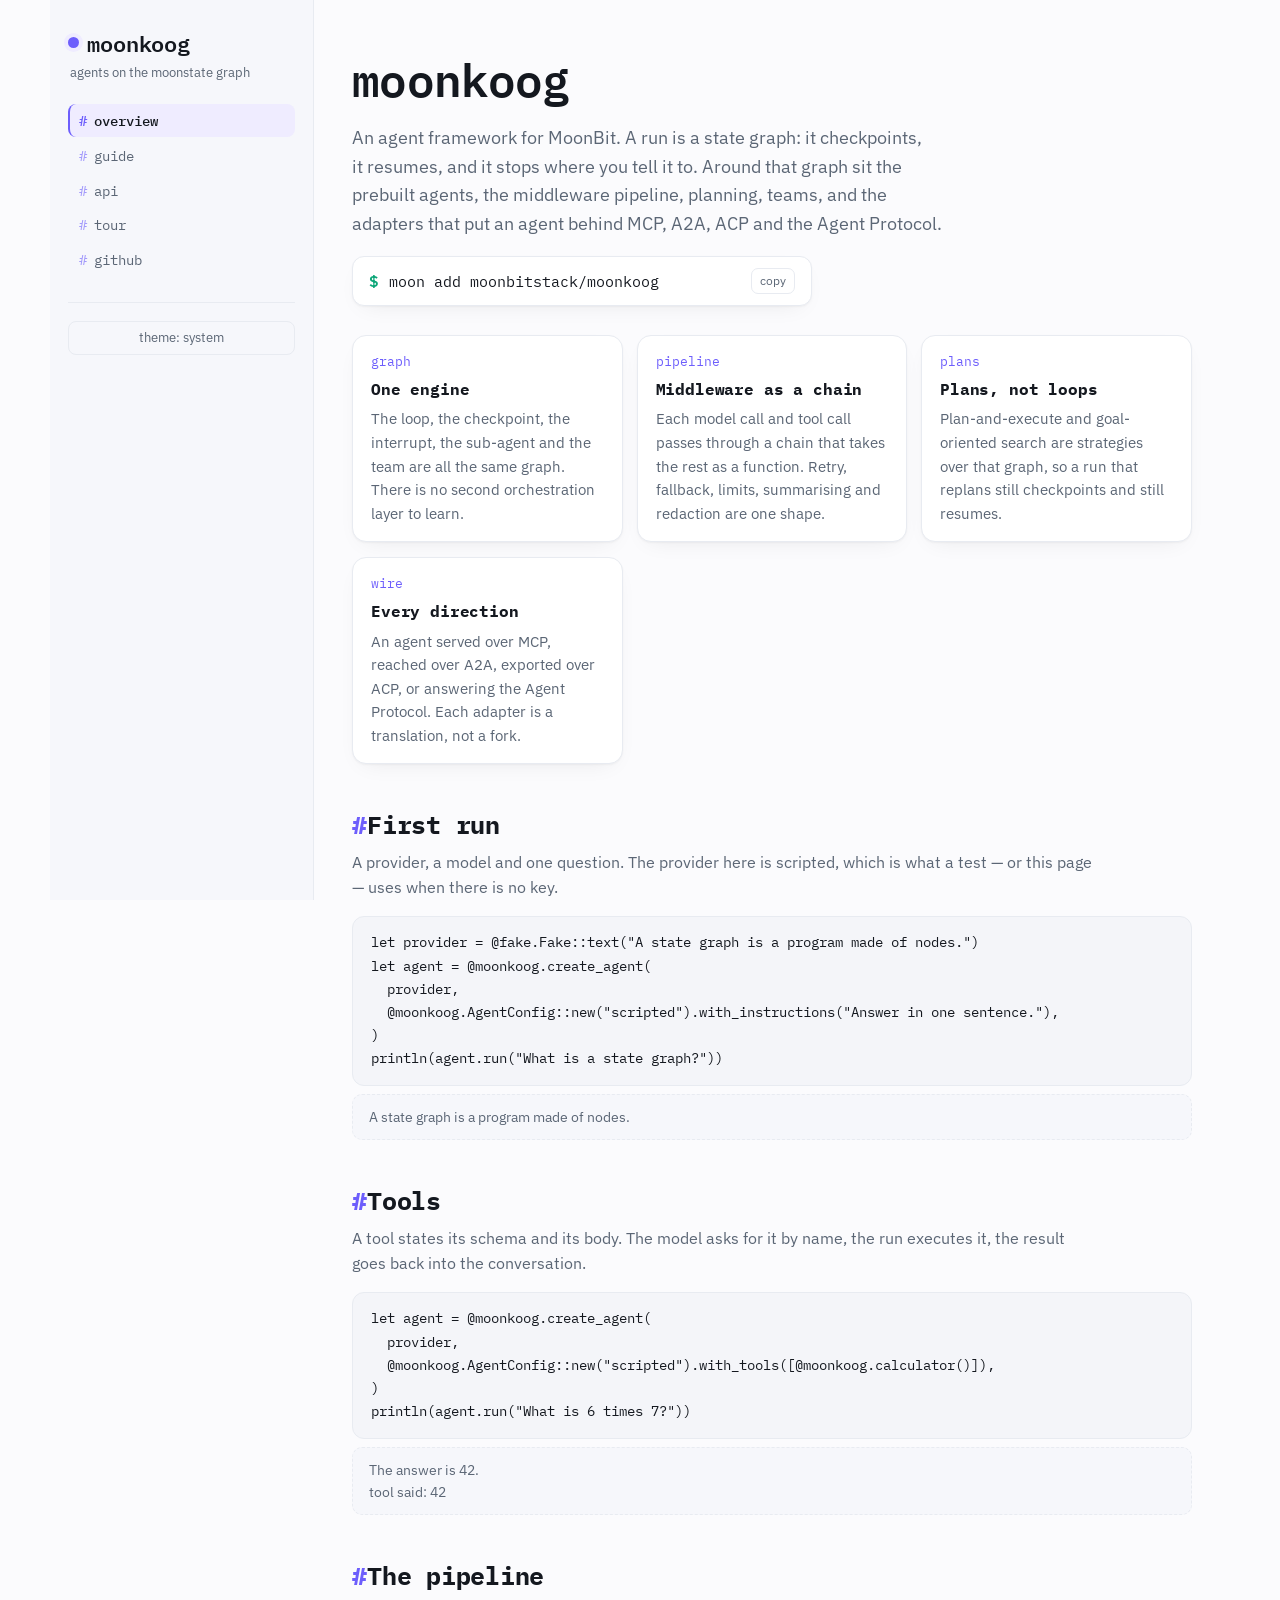
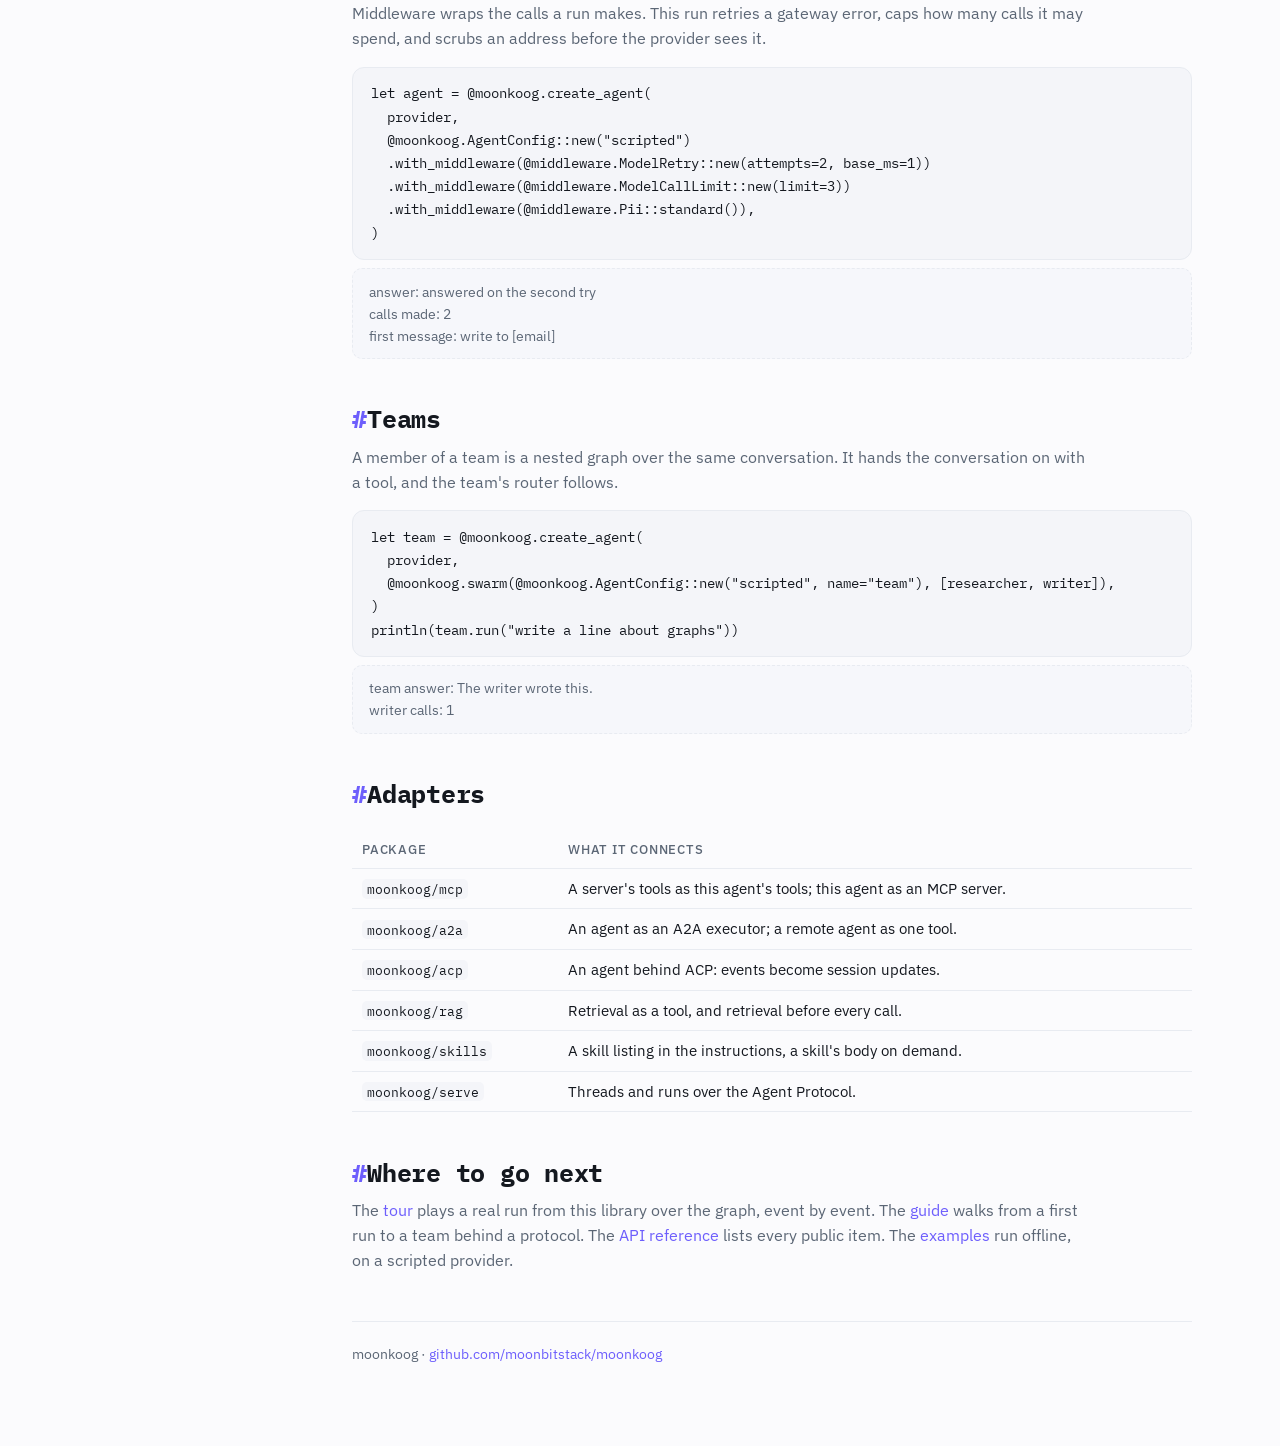
<file: docs/index.html>
<!doctype html>
<html lang="en">
<head>
<meta charset="utf-8">
<meta name="viewport" content="width=device-width,initial-scale=1">
<title>moonkoog — an agent framework for MoonBit</title>
<link rel="preconnect" href="https://fonts.googleapis.com">
<link rel="preconnect" href="https://fonts.gstatic.com" crossorigin>
<link href="https://fonts.googleapis.com/css2?family=IBM+Plex+Mono:wght@400;500;600&family=IBM+Plex+Sans:wght@400;500;600&display=swap" rel="stylesheet">
<link rel="stylesheet" href="style.css">
</head>
<body>
<div class="layout">
<aside class="sidebar">
  <a class="brand" href="index.html"><span class="dot"></span>moonkoog</a>
  <p class="brand-sub">agents on the moonstate graph</p>
  <nav class="side-nav">
    <a class="active" href="index.html"><span class="at">#</span>overview</a>
    <a href="guide.html"><span class="at">#</span>guide</a>
    <a href="api.html"><span class="at">#</span>api</a>
    <a href="tour.html"><span class="at">#</span>tour</a>
    <a href="https://github.com/moonbitstack/moonkoog"><span class="at">#</span>github</a>
  </nav>
  <div class="side-foot">
    <button class="theme-btn" id="theme">theme: system</button>
  </div>
</aside>
<main>
  <div class="hero">
    <h1>moonkoog</h1>
    <p class="tag">An agent framework for MoonBit. A run is a state graph: it checkpoints, it resumes, and it stops where you tell it to. Around that graph sit the prebuilt agents, the middleware pipeline, planning, teams, and the adapters that put an agent behind MCP, A2A, ACP and the Agent Protocol.</p>
  </div>

  <div class="install">
    <span class="prompt">$</span>
    <code>moon add moonbitstack/moonkoog</code>
    <button class="copy">copy</button>
  </div>

  <div class="cards">
    <div class="card">
      <span class="n">graph</span>
      <h3>One engine</h3>
      <p>The loop, the checkpoint, the interrupt, the sub-agent and the team are all the same graph. There is no second orchestration layer to learn.</p>
    </div>
    <div class="card">
      <span class="n">pipeline</span>
      <h3>Middleware as a chain</h3>
      <p>Each model call and tool call passes through a chain that takes the rest as a function. Retry, fallback, limits, summarising and redaction are one shape.</p>
    </div>
    <div class="card">
      <span class="n">plans</span>
      <h3>Plans, not loops</h3>
      <p>Plan-and-execute and goal-oriented search are strategies over that graph, so a run that replans still checkpoints and still resumes.</p>
    </div>
    <div class="card">
      <span class="n">wire</span>
      <h3>Every direction</h3>
      <p>An agent served over MCP, reached over A2A, exported over ACP, or answering the Agent Protocol. Each adapter is a translation, not a fork.</p>
    </div>
  </div>

  <h2 class="section" id="first"><span class="at">#</span>First run</h2>
  <p class="lede">A provider, a model and one question. The provider here is scripted, which is what a test — or this page — uses when there is no key.</p>
<pre class="excerpt"><code>let provider = @fake.Fake::text("A state graph is a program made of nodes.")
let agent = @moonkoog.create_agent(
  provider,
  @moonkoog.AgentConfig::new("scripted").with_instructions("Answer in one sentence."),
)
println(agent.run("What is a state graph?"))</code></pre>
  <div class="out">A state graph is a program made of nodes.</div>

  <h2 class="section" id="tools"><span class="at">#</span>Tools</h2>
  <p class="lede">A tool states its schema and its body. The model asks for it by name, the run executes it, the result goes back into the conversation.</p>
<pre class="excerpt"><code>let agent = @moonkoog.create_agent(
  provider,
  @moonkoog.AgentConfig::new("scripted").with_tools([@moonkoog.calculator()]),
)
println(agent.run("What is 6 times 7?"))</code></pre>
  <div class="out">The answer is 42.<br>tool said: 42</div>

  <h2 class="section" id="pipeline"><span class="at">#</span>The pipeline</h2>
  <p class="lede">Middleware wraps the calls a run makes. This run retries a gateway error, caps how many calls it may spend, and scrubs an address before the provider sees it.</p>
<pre class="excerpt"><code>let agent = @moonkoog.create_agent(
  provider,
  @moonkoog.AgentConfig::new("scripted")
  .with_middleware(@middleware.ModelRetry::new(attempts=2, base_ms=1))
  .with_middleware(@middleware.ModelCallLimit::new(limit=3))
  .with_middleware(@middleware.Pii::standard()),
)</code></pre>
  <div class="out">answer: answered on the second try<br>calls made: 2<br>first message: write to [email]</div>

  <h2 class="section" id="teams"><span class="at">#</span>Teams</h2>
  <p class="lede">A member of a team is a nested graph over the same conversation. It hands the conversation on with a tool, and the team's router follows.</p>
<pre class="excerpt"><code>let team = @moonkoog.create_agent(
  provider,
  @moonkoog.swarm(@moonkoog.AgentConfig::new("scripted", name="team"), [researcher, writer]),
)
println(team.run("write a line about graphs"))</code></pre>
  <div class="out">team answer: The writer wrote this.<br>writer calls: 1</div>

  <h2 class="section" id="adapters"><span class="at">#</span>Adapters</h2>
  <table>
    <tr><th>Package</th><th>What it connects</th></tr>
    <tr><td><code>moonkoog/mcp</code></td><td>A server's tools as this agent's tools; this agent as an MCP server.</td></tr>
    <tr><td><code>moonkoog/a2a</code></td><td>An agent as an A2A executor; a remote agent as one tool.</td></tr>
    <tr><td><code>moonkoog/acp</code></td><td>An agent behind ACP: events become session updates.</td></tr>
    <tr><td><code>moonkoog/rag</code></td><td>Retrieval as a tool, and retrieval before every call.</td></tr>
    <tr><td><code>moonkoog/skills</code></td><td>A skill listing in the instructions, a skill's body on demand.</td></tr>
    <tr><td><code>moonkoog/serve</code></td><td>Threads and runs over the Agent Protocol.</td></tr>
  </table>

  <h2 class="section" id="next"><span class="at">#</span>Where to go next</h2>
  <p class="lede">The <a href="tour.html">tour</a> plays a real run from this library over the graph, event by event. The <a href="guide.html">guide</a> walks from a first run to a team behind a protocol. The <a href="api.html">API reference</a> lists every public item. The <a href="https://github.com/moonbitstack/moonkoog/tree/main/src/examples">examples</a> run offline, on a scripted provider.</p>

  <footer>moonkoog · <a href="https://github.com/moonbitstack/moonkoog">github.com/moonbitstack/moonkoog</a></footer>
</main>
</div>
<script src="site.js"></script>
</body>
</html>
</file>
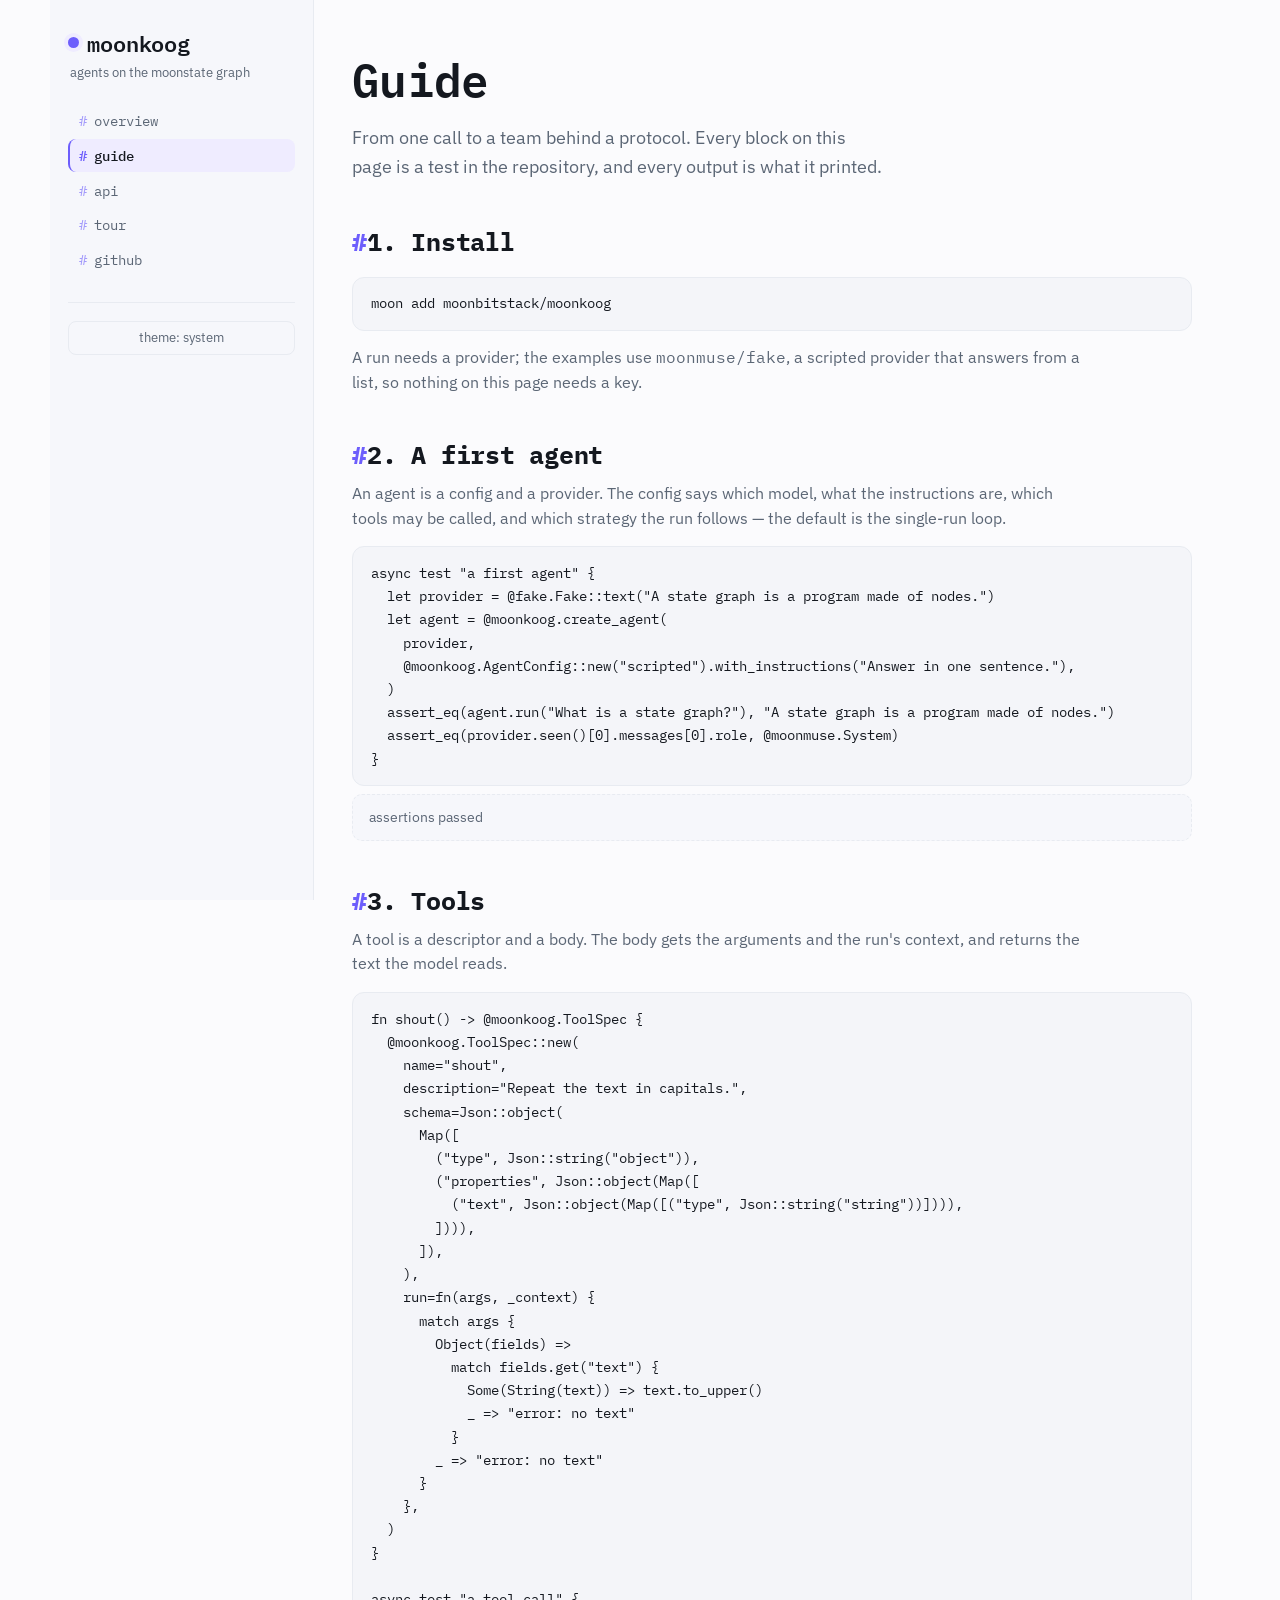
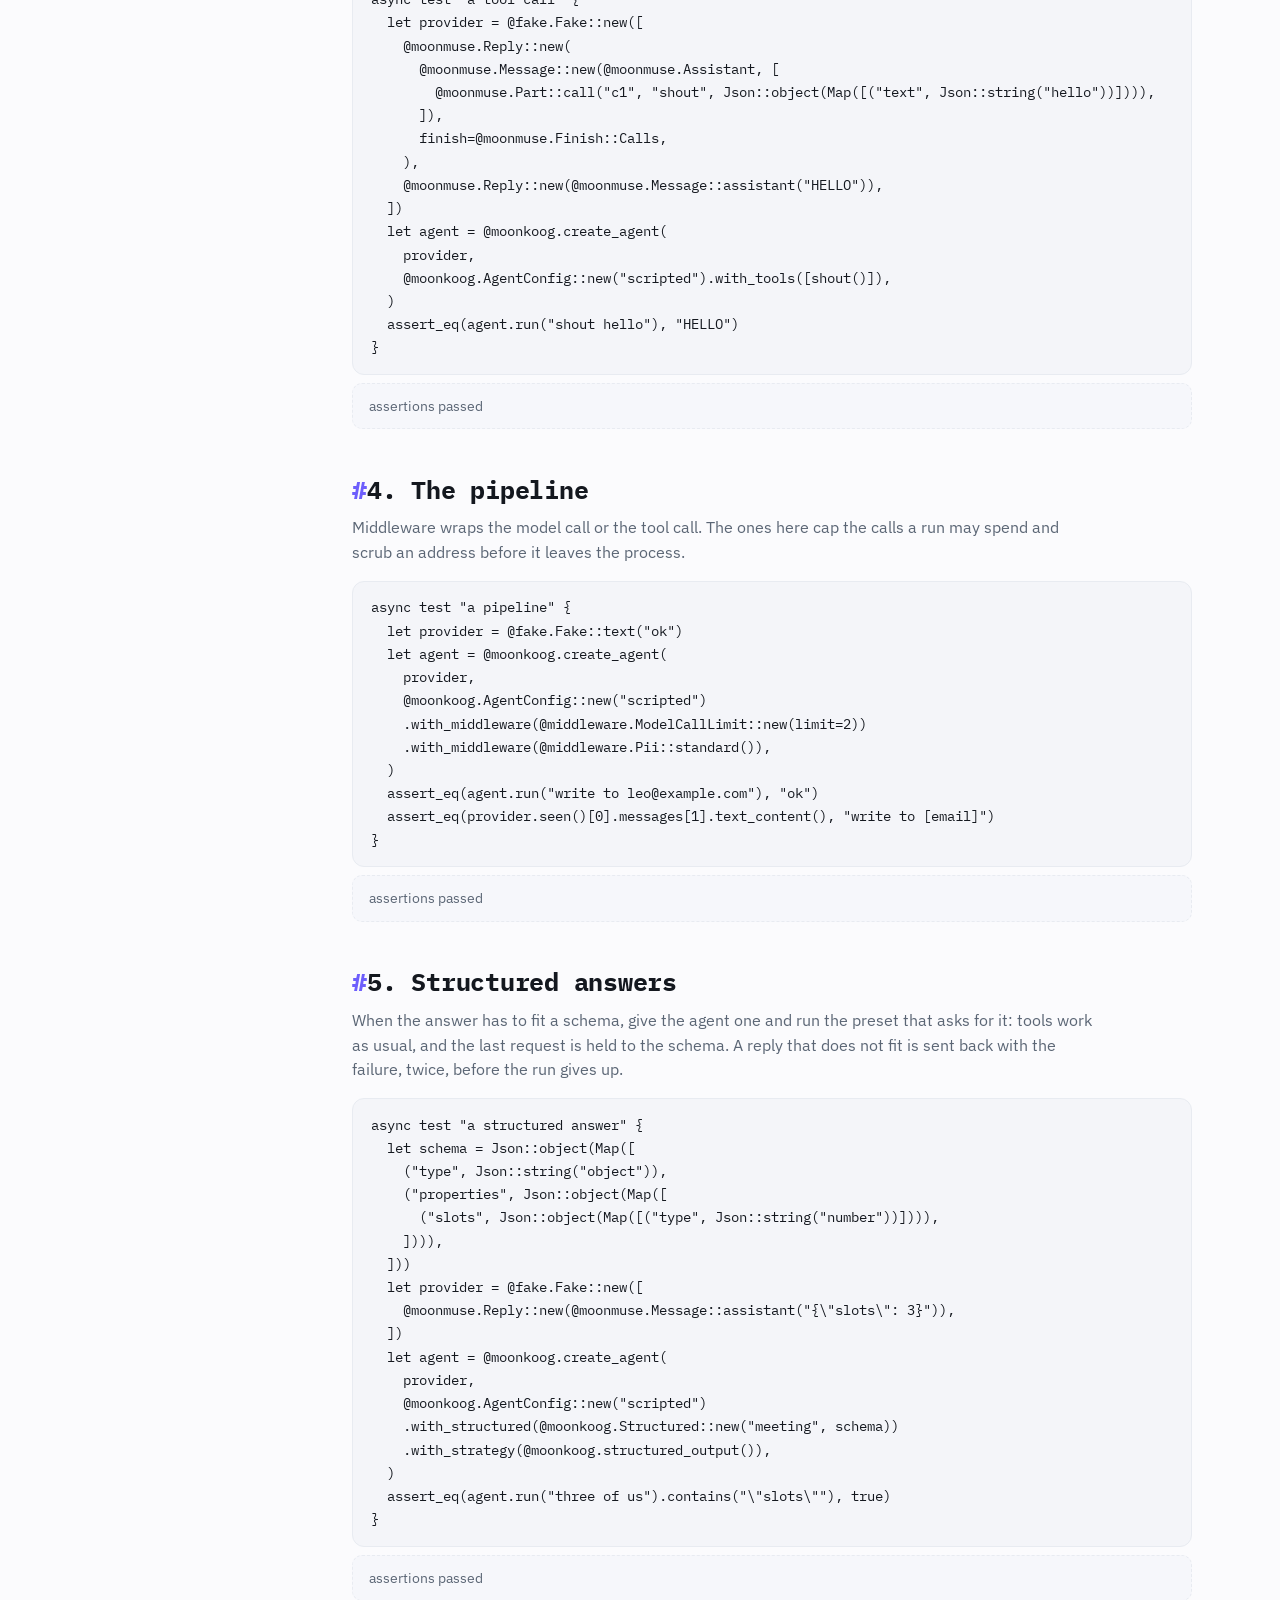
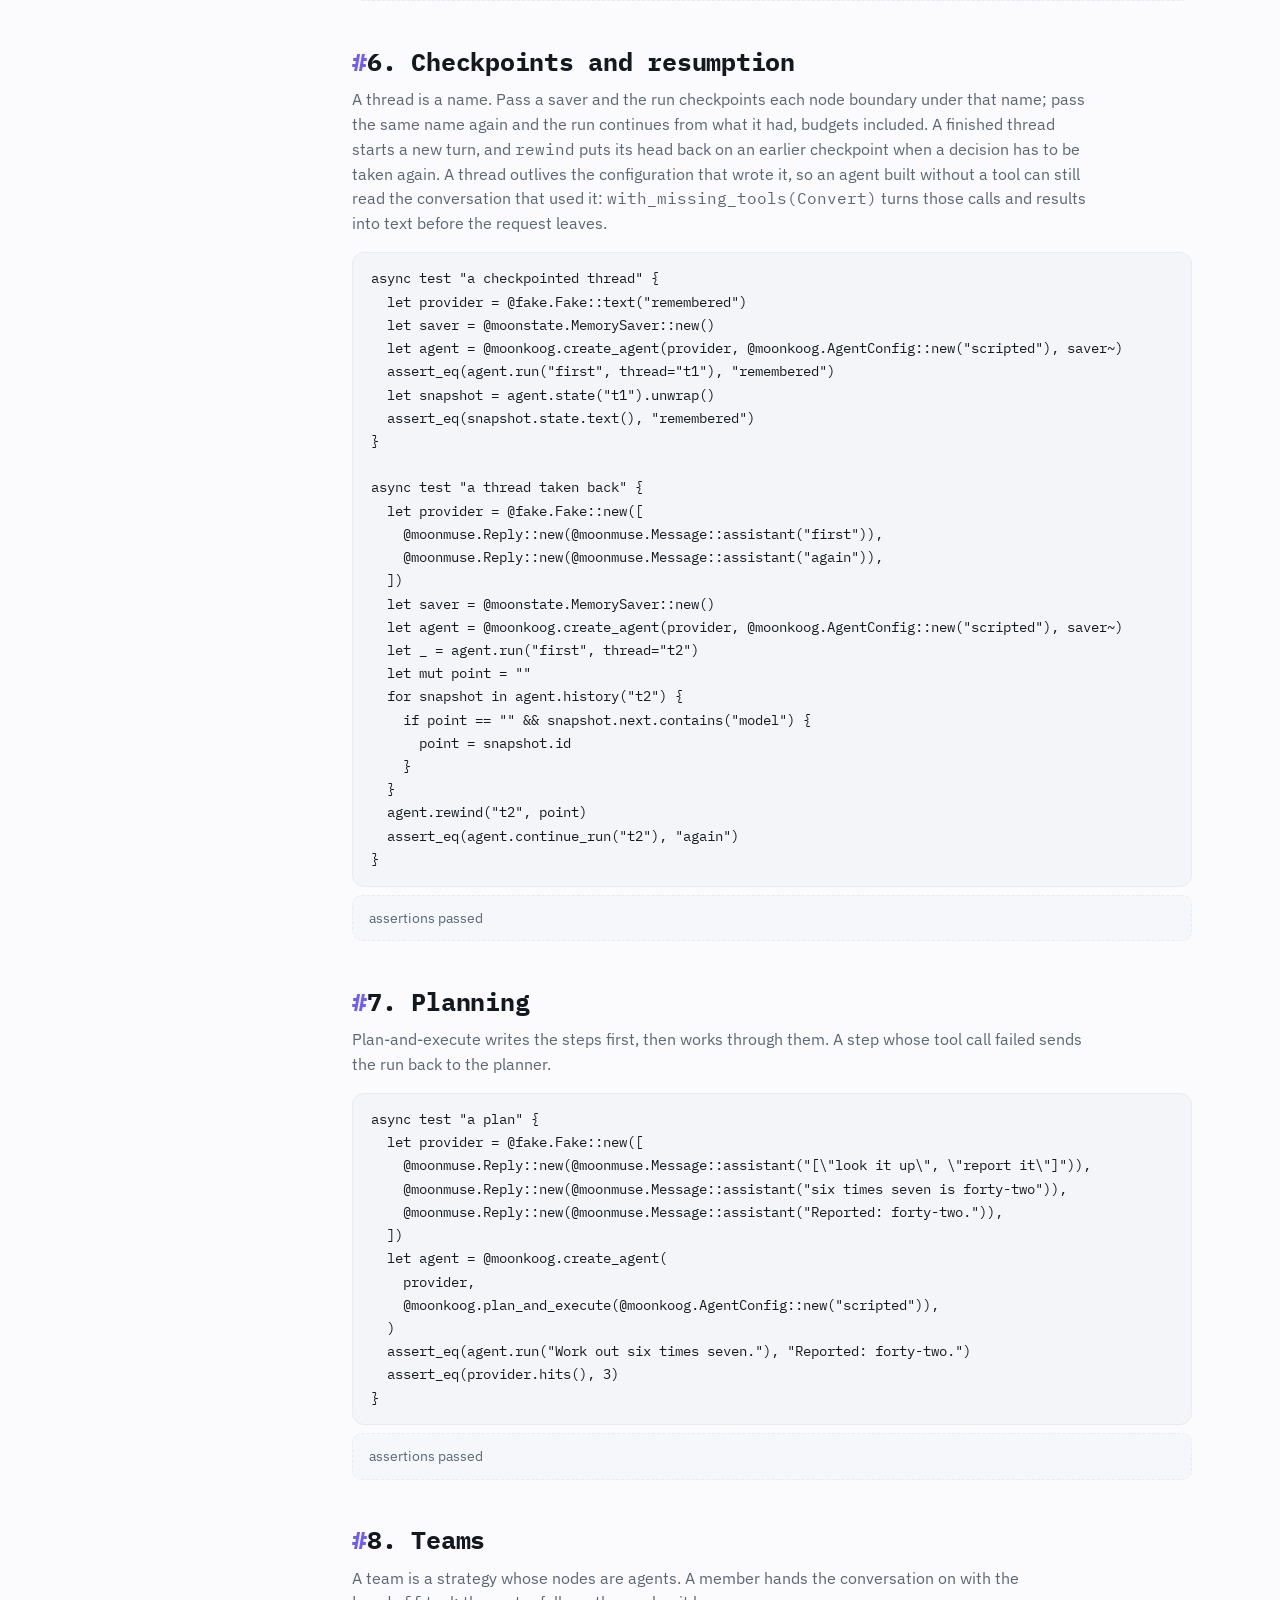
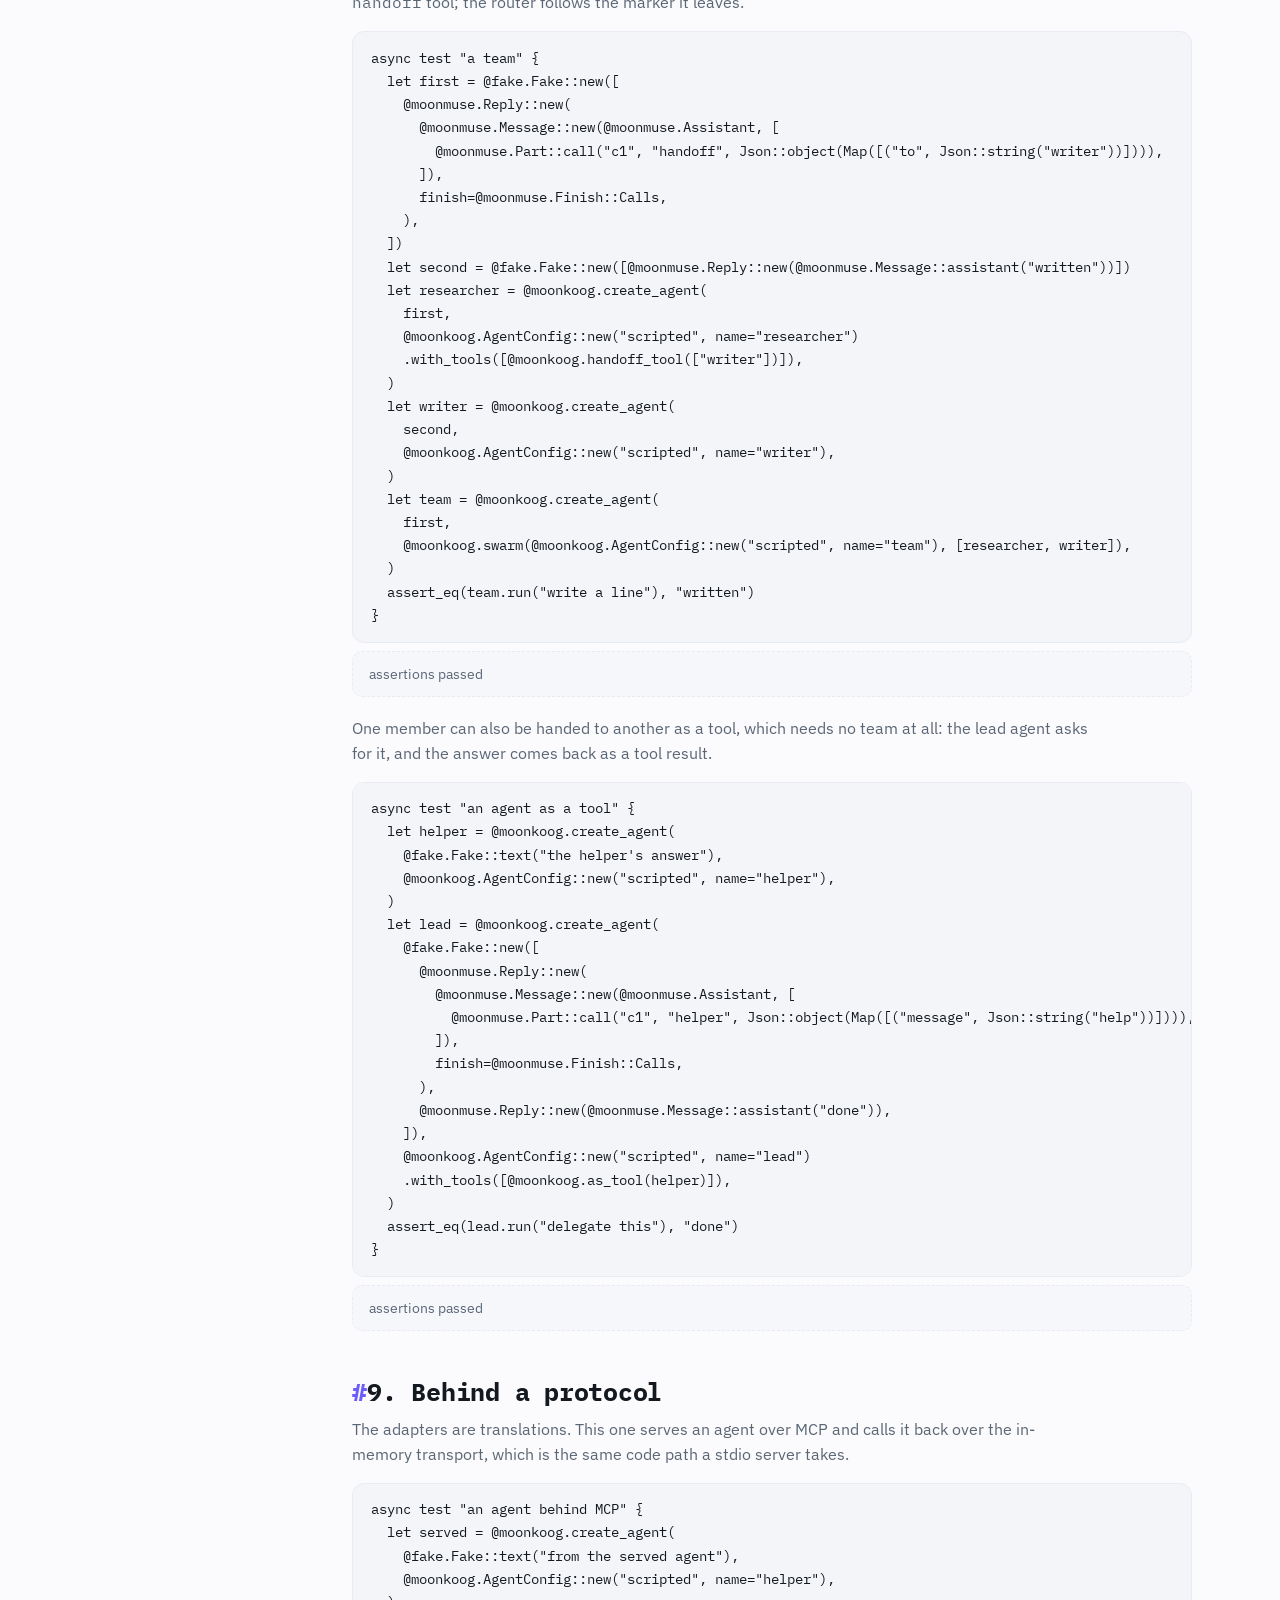
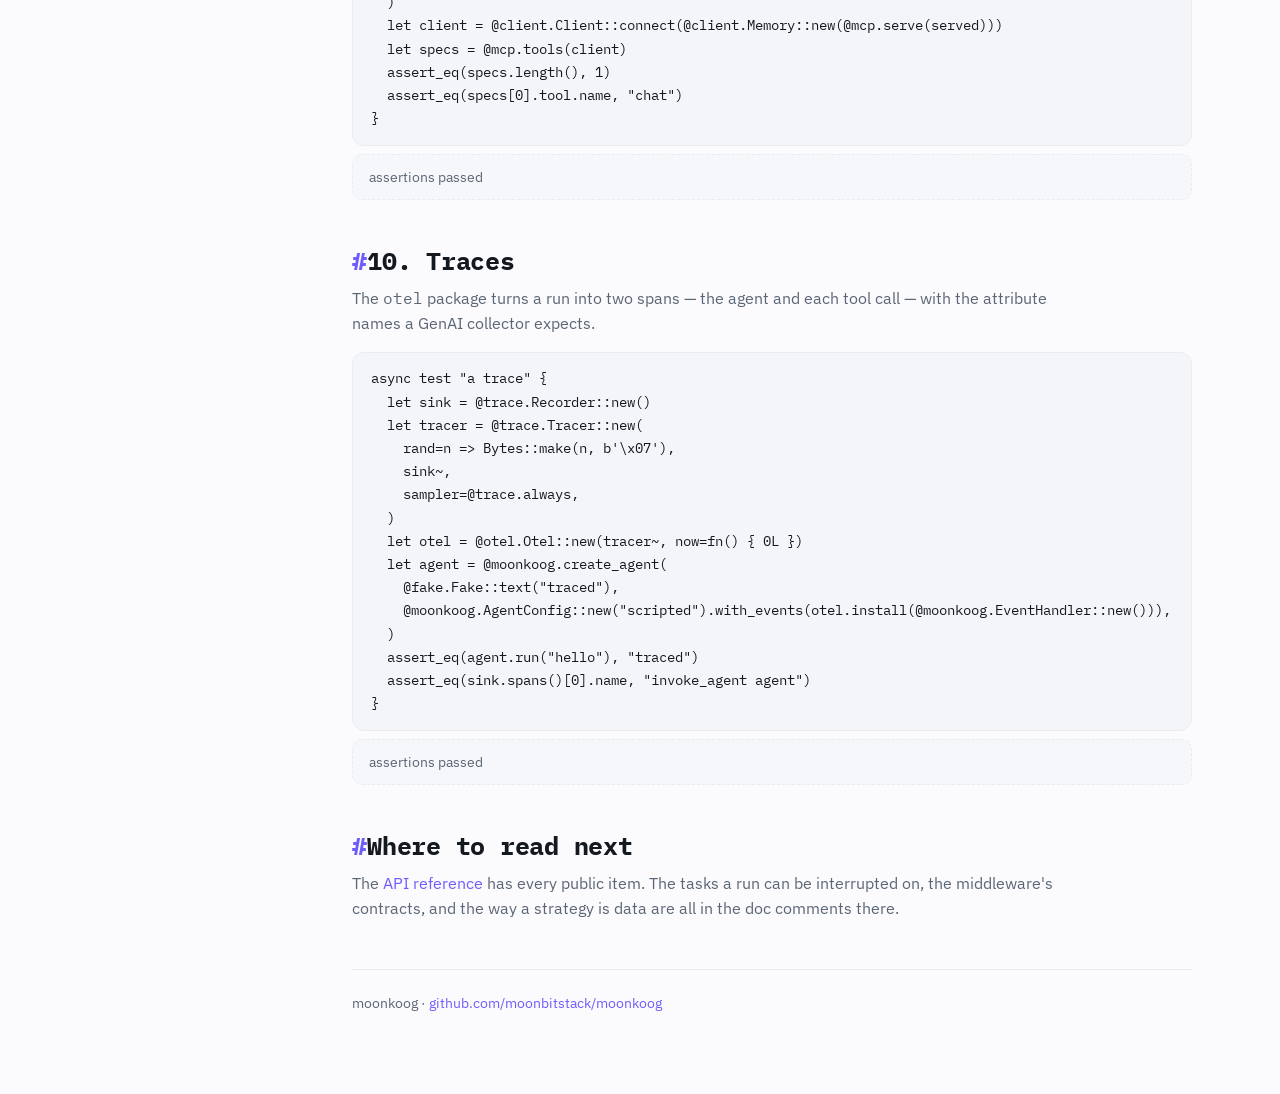
<file: docs/guide.html>
<!doctype html>
<html lang="en">
<head>
<meta charset="utf-8">
<meta name="viewport" content="width=device-width,initial-scale=1">
<title>moonkoog — guide</title>
<link rel="preconnect" href="https://fonts.googleapis.com">
<link rel="preconnect" href="https://fonts.gstatic.com" crossorigin>
<link href="https://fonts.googleapis.com/css2?family=IBM+Plex+Mono:wght@400;500;600&family=IBM+Plex+Sans:wght@400;500;600&display=swap" rel="stylesheet">
<link rel="stylesheet" href="style.css">
</head>
<body>
<div class="layout">
<aside class="sidebar">
  <a class="brand" href="index.html"><span class="dot"></span>moonkoog</a>
  <p class="brand-sub">agents on the moonstate graph</p>
  <nav class="side-nav">
    <a href="index.html"><span class="at">#</span>overview</a>
    <a class="active" href="guide.html"><span class="at">#</span>guide</a>
    <a href="api.html"><span class="at">#</span>api</a>
    <a href="tour.html"><span class="at">#</span>tour</a>
    <a href="https://github.com/moonbitstack/moonkoog"><span class="at">#</span>github</a>
  </nav>
  <div class="side-foot">
    <button class="theme-btn" id="theme">theme: system</button>
  </div>
</aside>
<main>
  <div class="hero">
    <h1>Guide</h1>
    <p class="tag">From one call to a team behind a protocol. Every block on this page is a test in the repository, and every output is what it printed.</p>
  </div>

  <h2 class="section" id="install"><span class="at">#</span>1. Install</h2>
<pre class="shell"><code>moon add moonbitstack/moonkoog</code></pre>
  <p class="lede">A run needs a provider; the examples use <code>moonmuse/fake</code>, a scripted provider that answers from a list, so nothing on this page needs a key.</p>

  <h2 class="section" id="first"><span class="at">#</span>2. A first agent</h2>
  <p class="lede">An agent is a config and a provider. The config says which model, what the instructions are, which tools may be called, and which strategy the run follows — the default is the single-run loop.</p>
<pre><code>async test "a first agent" {
  let provider = @fake.Fake::text("A state graph is a program made of nodes.")
  let agent = @moonkoog.create_agent(
    provider,
    @moonkoog.AgentConfig::new("scripted").with_instructions("Answer in one sentence."),
  )
  assert_eq(agent.run("What is a state graph?"), "A state graph is a program made of nodes.")
  assert_eq(provider.seen()[0].messages[0].role, @moonmuse.System)
}</code></pre>
  <div class="out">assertions passed</div>

  <h2 class="section" id="tools"><span class="at">#</span>3. Tools</h2>
  <p class="lede">A tool is a descriptor and a body. The body gets the arguments and the run's context, and returns the text the model reads.</p>
<pre><code>fn shout() -> @moonkoog.ToolSpec {
  @moonkoog.ToolSpec::new(
    name="shout",
    description="Repeat the text in capitals.",
    schema=Json::object(
      Map([
        ("type", Json::string("object")),
        ("properties", Json::object(Map([
          ("text", Json::object(Map([("type", Json::string("string"))]))),
        ]))),
      ]),
    ),
    run=fn(args, _context) {
      match args {
        Object(fields) =>
          match fields.get("text") {
            Some(String(text)) => text.to_upper()
            _ => "error: no text"
          }
        _ => "error: no text"
      }
    },
  )
}

async test "a tool call" {
  let provider = @fake.Fake::new([
    @moonmuse.Reply::new(
      @moonmuse.Message::new(@moonmuse.Assistant, [
        @moonmuse.Part::call("c1", "shout", Json::object(Map([("text", Json::string("hello"))]))),
      ]),
      finish=@moonmuse.Finish::Calls,
    ),
    @moonmuse.Reply::new(@moonmuse.Message::assistant("HELLO")),
  ])
  let agent = @moonkoog.create_agent(
    provider,
    @moonkoog.AgentConfig::new("scripted").with_tools([shout()]),
  )
  assert_eq(agent.run("shout hello"), "HELLO")
}</code></pre>
  <div class="out">assertions passed</div>

  <h2 class="section" id="middleware"><span class="at">#</span>4. The pipeline</h2>
  <p class="lede">Middleware wraps the model call or the tool call. The ones here cap the calls a run may spend and scrub an address before it leaves the process.</p>
<pre><code>async test "a pipeline" {
  let provider = @fake.Fake::text("ok")
  let agent = @moonkoog.create_agent(
    provider,
    @moonkoog.AgentConfig::new("scripted")
    .with_middleware(@middleware.ModelCallLimit::new(limit=2))
    .with_middleware(@middleware.Pii::standard()),
  )
  assert_eq(agent.run("write to leo@example.com"), "ok")
  assert_eq(provider.seen()[0].messages[1].text_content(), "write to [email]")
}</code></pre>
  <div class="out">assertions passed</div>

  <h2 class="section" id="structured"><span class="at">#</span>5. Structured answers</h2>
  <p class="lede">When the answer has to fit a schema, give the agent one and run the preset that asks for it: tools work as usual, and the last request is held to the schema. A reply that does not fit is sent back with the failure, twice, before the run gives up.</p>
<pre><code>async test "a structured answer" {
  let schema = Json::object(Map([
    ("type", Json::string("object")),
    ("properties", Json::object(Map([
      ("slots", Json::object(Map([("type", Json::string("number"))]))),
    ]))),
  ]))
  let provider = @fake.Fake::new([
    @moonmuse.Reply::new(@moonmuse.Message::assistant("{\"slots\": 3}")),
  ])
  let agent = @moonkoog.create_agent(
    provider,
    @moonkoog.AgentConfig::new("scripted")
    .with_structured(@moonkoog.Structured::new("meeting", schema))
    .with_strategy(@moonkoog.structured_output()),
  )
  assert_eq(agent.run("three of us").contains("\"slots\""), true)
}</code></pre>
  <div class="out">assertions passed</div>

  <h2 class="section" id="checkpoint"><span class="at">#</span>6. Checkpoints and resumption</h2>
  <p class="lede">A thread is a name. Pass a saver and the run checkpoints each node boundary under that name; pass the same name again and the run continues from what it had, budgets included. A finished thread starts a new turn, and <code>rewind</code> puts its head back on an earlier checkpoint when a decision has to be taken again. A thread outlives the configuration that wrote it, so an agent built without a tool can still read the conversation that used it: <code>with_missing_tools(Convert)</code> turns those calls and results into text before the request leaves.</p>
<pre><code>async test "a checkpointed thread" {
  let provider = @fake.Fake::text("remembered")
  let saver = @moonstate.MemorySaver::new()
  let agent = @moonkoog.create_agent(provider, @moonkoog.AgentConfig::new("scripted"), saver~)
  assert_eq(agent.run("first", thread="t1"), "remembered")
  let snapshot = agent.state("t1").unwrap()
  assert_eq(snapshot.state.text(), "remembered")
}

async test "a thread taken back" {
  let provider = @fake.Fake::new([
    @moonmuse.Reply::new(@moonmuse.Message::assistant("first")),
    @moonmuse.Reply::new(@moonmuse.Message::assistant("again")),
  ])
  let saver = @moonstate.MemorySaver::new()
  let agent = @moonkoog.create_agent(provider, @moonkoog.AgentConfig::new("scripted"), saver~)
  let _ = agent.run("first", thread="t2")
  let mut point = ""
  for snapshot in agent.history("t2") {
    if point == "" && snapshot.next.contains("model") {
      point = snapshot.id
    }
  }
  agent.rewind("t2", point)
  assert_eq(agent.continue_run("t2"), "again")
}</code></pre>
  <div class="out">assertions passed</div>

  <h2 class="section" id="plan"><span class="at">#</span>7. Planning</h2>
  <p class="lede">Plan-and-execute writes the steps first, then works through them. A step whose tool call failed sends the run back to the planner.</p>
<pre><code>async test "a plan" {
  let provider = @fake.Fake::new([
    @moonmuse.Reply::new(@moonmuse.Message::assistant("[\"look it up\", \"report it\"]")),
    @moonmuse.Reply::new(@moonmuse.Message::assistant("six times seven is forty-two")),
    @moonmuse.Reply::new(@moonmuse.Message::assistant("Reported: forty-two.")),
  ])
  let agent = @moonkoog.create_agent(
    provider,
    @moonkoog.plan_and_execute(@moonkoog.AgentConfig::new("scripted")),
  )
  assert_eq(agent.run("Work out six times seven."), "Reported: forty-two.")
  assert_eq(provider.hits(), 3)
}</code></pre>
  <div class="out">assertions passed</div>

  <h2 class="section" id="team"><span class="at">#</span>8. Teams</h2>
  <p class="lede">A team is a strategy whose nodes are agents. A member hands the conversation on with the <code>handoff</code> tool; the router follows the marker it leaves.</p>
<pre><code>async test "a team" {
  let first = @fake.Fake::new([
    @moonmuse.Reply::new(
      @moonmuse.Message::new(@moonmuse.Assistant, [
        @moonmuse.Part::call("c1", "handoff", Json::object(Map([("to", Json::string("writer"))]))),
      ]),
      finish=@moonmuse.Finish::Calls,
    ),
  ])
  let second = @fake.Fake::new([@moonmuse.Reply::new(@moonmuse.Message::assistant("written"))])
  let researcher = @moonkoog.create_agent(
    first,
    @moonkoog.AgentConfig::new("scripted", name="researcher")
    .with_tools([@moonkoog.handoff_tool(["writer"])]),
  )
  let writer = @moonkoog.create_agent(
    second,
    @moonkoog.AgentConfig::new("scripted", name="writer"),
  )
  let team = @moonkoog.create_agent(
    first,
    @moonkoog.swarm(@moonkoog.AgentConfig::new("scripted", name="team"), [researcher, writer]),
  )
  assert_eq(team.run("write a line"), "written")
}</code></pre>
  <div class="out">assertions passed</div>

  <p class="lede">One member can also be handed to another as a tool, which needs no team at all: the lead agent asks for it, and the answer comes back as a tool result.</p>
<pre><code>async test "an agent as a tool" {
  let helper = @moonkoog.create_agent(
    @fake.Fake::text("the helper's answer"),
    @moonkoog.AgentConfig::new("scripted", name="helper"),
  )
  let lead = @moonkoog.create_agent(
    @fake.Fake::new([
      @moonmuse.Reply::new(
        @moonmuse.Message::new(@moonmuse.Assistant, [
          @moonmuse.Part::call("c1", "helper", Json::object(Map([("message", Json::string("help"))]))),
        ]),
        finish=@moonmuse.Finish::Calls,
      ),
      @moonmuse.Reply::new(@moonmuse.Message::assistant("done")),
    ]),
    @moonkoog.AgentConfig::new("scripted", name="lead")
    .with_tools([@moonkoog.as_tool(helper)]),
  )
  assert_eq(lead.run("delegate this"), "done")
}</code></pre>
  <div class="out">assertions passed</div>

  <h2 class="section" id="protocols"><span class="at">#</span>9. Behind a protocol</h2>
  <p class="lede">The adapters are translations. This one serves an agent over MCP and calls it back over the in-memory transport, which is the same code path a stdio server takes.</p>
<pre><code>async test "an agent behind MCP" {
  let served = @moonkoog.create_agent(
    @fake.Fake::text("from the served agent"),
    @moonkoog.AgentConfig::new("scripted", name="helper"),
  )
  let client = @client.Client::connect(@client.Memory::new(@mcp.serve(served)))
  let specs = @mcp.tools(client)
  assert_eq(specs.length(), 1)
  assert_eq(specs[0].tool.name, "chat")
}</code></pre>
  <div class="out">assertions passed</div>

  <h2 class="section" id="traces"><span class="at">#</span>10. Traces</h2>
  <p class="lede">The <code>otel</code> package turns a run into two spans — the agent and each tool call — with the attribute names a GenAI collector expects.</p>
<pre><code>async test "a trace" {
  let sink = @trace.Recorder::new()
  let tracer = @trace.Tracer::new(
    rand=n => Bytes::make(n, b'\x07'),
    sink~,
    sampler=@trace.always,
  )
  let otel = @otel.Otel::new(tracer~, now=fn() { 0L })
  let agent = @moonkoog.create_agent(
    @fake.Fake::text("traced"),
    @moonkoog.AgentConfig::new("scripted").with_events(otel.install(@moonkoog.EventHandler::new())),
  )
  assert_eq(agent.run("hello"), "traced")
  assert_eq(sink.spans()[0].name, "invoke_agent agent")
}</code></pre>
  <div class="out">assertions passed</div>

  <h2 class="section" id="reading"><span class="at">#</span>Where to read next</h2>
  <p class="lede">The <a href="api.html">API reference</a> has every public item. The tasks a run can be interrupted on, the middleware's contracts, and the way a strategy is data are all in the doc comments there.</p>

  <footer>moonkoog · <a href="https://github.com/moonbitstack/moonkoog">github.com/moonbitstack/moonkoog</a></footer>
</main>
</div>
<script src="site.js"></script>
</body>
</html>
</file>
<file: docs/style.css>
:root {
  --bg: #fbfbfd;
  --panel: #ffffff;
  --panel-2: #f6f7fb;
  --ink: #14181f;
  --muted: #5b6675;
  --line: #e8ebf1;
  --accent: #6d5efc;
  --accent-soft: #efecff;
  --out: #0ca678;
  --code-bg: #f4f5f9;
  --shadow: 0 1px 2px rgba(20, 24, 31, .04), 0 8px 24px -12px rgba(20, 24, 31, .10);
}
@media (prefers-color-scheme: dark) {
  :root {
    --bg: #0b0e14;
    --panel: #131722;
    --panel-2: #0f131c;
    --ink: #e9edf6;
    --muted: #96a1b5;
    --line: #212736;
    --accent: #9d8bff;
    --accent-soft: #1c1b3a;
    --out: #2dd4a7;
    --code-bg: #161b26;
    --shadow: 0 1px 2px rgba(0, 0, 0, .3), 0 12px 30px -14px rgba(0, 0, 0, .5);
  }
}
:root[data-theme=light] {
  --bg: #fbfbfd; --panel: #fff; --panel-2: #f6f7fb; --ink: #14181f; --muted: #5b6675;
  --line: #e8ebf1; --accent: #6d5efc; --accent-soft: #efecff; --out: #0ca678;
  --code-bg: #f4f5f9; --shadow: 0 1px 2px rgba(20,24,31,.04), 0 8px 24px -12px rgba(20,24,31,.10);
}
:root[data-theme=dark] {
  --bg: #0b0e14; --panel: #131722; --panel-2: #0f131c; --ink: #e9edf6; --muted: #96a1b5;
  --line: #212736; --accent: #9d8bff; --accent-soft: #1c1b3a; --out: #2dd4a7;
  --code-bg: #161b26; --shadow: 0 1px 2px rgba(0,0,0,.3), 0 12px 30px -14px rgba(0,0,0,.5);
}

* { box-sizing: border-box; }
html { scroll-behavior: smooth; }
@media (prefers-reduced-motion: reduce) {
  html { scroll-behavior: auto; }
  * { animation: none !important; transition: none !important; }
}
body {
  margin: 0;
  background: var(--bg);
  color: var(--ink);
  font-family: "IBM Plex Sans", system-ui, -apple-system, "Segoe UI", Roboto, sans-serif;
  font-size: 15.5px;
  line-height: 1.6;
  -webkit-font-smoothing: antialiased;
}
code, pre, .mono, .path { font-family: "IBM Plex Mono", ui-monospace, SFMono-Regular, Menlo, Consolas, monospace; }
a { color: var(--accent); text-decoration: none; }
a:hover { text-decoration: underline; }
html, button, input, textarea, select { font-variant-ligatures: no-contextual; }

/* The scrollbar is part of the design: a slim thumb in the site's ink, hidden at the top of the
   page and shown once you leave it. The width never changes, so the layout does not jump. */
@supports selector(::-webkit-scrollbar) {
  html::-webkit-scrollbar { width: 10px; height: 10px; }
  html::-webkit-scrollbar-track { background: transparent; }
  html::-webkit-scrollbar-thumb {
    border-radius: 99px;
    border: 3px solid transparent;
    background-clip: content-box;
    background-color: color-mix(in srgb, var(--ink) 24%, transparent);
  }
  html.at-top::-webkit-scrollbar-thumb { background: transparent; }
  pre::-webkit-scrollbar, .scroll::-webkit-scrollbar { width: 8px; height: 8px; }
  pre::-webkit-scrollbar-track, .scroll::-webkit-scrollbar-track { background: transparent; }
  pre::-webkit-scrollbar-thumb, .scroll::-webkit-scrollbar-thumb {
    border-radius: 99px;
    border: 2px solid transparent;
    background-clip: content-box;
    background-color: color-mix(in srgb, var(--ink) 14%, transparent);
  }
  pre:hover::-webkit-scrollbar-thumb, .scroll:hover::-webkit-scrollbar-thumb {
    background-color: color-mix(in srgb, var(--ink) 30%, transparent);
  }
}
@supports not selector(::-webkit-scrollbar) {
  html { scrollbar-width: thin; scrollbar-color: color-mix(in srgb, var(--ink) 26%, transparent) transparent; }
  html.at-top { scrollbar-color: transparent transparent; }
  pre, .scroll { scrollbar-width: thin; scrollbar-color: color-mix(in srgb, var(--ink) 16%, transparent) transparent; }
}

.layout { display: grid; grid-template-columns: 264px minmax(0, 1fr); max-width: 1180px; margin: 0 auto; }
.sidebar {
  position: sticky; top: 0; align-self: start; height: 100vh; overflow-y: auto;
  border-right: 1px solid var(--line); padding: 1.6rem 1.1rem 2rem; background: var(--panel-2);
}
.brand {
  display: flex; align-items: center; gap: .55rem; font-family: "IBM Plex Mono";
  font-weight: 600; font-size: 1.35rem; letter-spacing: -.01em; color: var(--ink);
}
.brand .dot { width: 11px; height: 11px; border-radius: 50%; background: var(--accent); box-shadow: 0 0 0 4px var(--accent-soft); }
.brand:hover { text-decoration: none; }
.brand-sub { color: var(--muted); font-size: .8rem; margin: .15rem 0 1.3rem; padding-left: .15rem; }
.side-nav { display: flex; flex-direction: column; gap: .1rem; }
.side-nav a {
  color: var(--muted); font-size: .9rem; padding: .32rem .6rem; border-radius: 8px;
  font-family: "IBM Plex Mono"; display: flex; align-items: center; gap: .4rem;
  border-left: 2px solid transparent;
}
.side-nav a .at { color: var(--accent); opacity: .6; }
.side-nav a:hover { background: var(--accent-soft); color: var(--ink); text-decoration: none; }
.side-nav a.active { color: var(--ink); background: var(--accent-soft); border-left-color: var(--accent); font-weight: 500; }
.side-nav a.active .at { opacity: 1; }
.side-foot { margin-top: 1.6rem; padding-top: 1.1rem; border-top: 1px solid var(--line); }
.theme-btn {
  background: none; border: 1px solid var(--line); color: var(--muted); border-radius: 8px;
  padding: .35rem .6rem; font: inherit; font-size: .82rem; cursor: pointer; width: 100%;
}
.theme-btn:hover { border-color: var(--accent); color: var(--ink); }

main { padding: 2.6rem 2.4rem 5rem; min-width: 0; }
.hero h1 { font-family: "IBM Plex Mono"; font-weight: 600; font-size: 2.9rem; letter-spacing: -.02em; margin: 0; }
.hero .tag { color: var(--muted); font-size: 1.12rem; max-width: 62ch; margin: .5rem 0 1.1rem; text-wrap: balance; }
.hero code { background: var(--code-bg); padding: .05rem .35rem; border-radius: 5px; font-size: .92em; color: var(--accent); }

.install {
  display: flex; align-items: center; gap: .6rem; background: var(--panel); border: 1px solid var(--line);
  border-radius: 12px; padding: .65rem 1rem; box-shadow: var(--shadow); max-width: 460px;
}
.install .prompt { color: var(--out); user-select: none; font-weight: 600; }
.install code { flex: 1; font-size: .95rem; }
.copy {
  background: none; border: 1px solid var(--line); border-radius: 7px; color: var(--muted);
  cursor: pointer; font: inherit; font-size: .72rem; padding: .2rem .5rem;
}
.copy:hover { border-color: var(--accent); color: var(--accent); }
.copy.ok { color: var(--out); border-color: var(--out); }

.cards { display: grid; grid-template-columns: repeat(auto-fit, minmax(240px, 1fr)); gap: .9rem; margin: 1.8rem 0; }
.card {
  background: var(--panel); border: 1px solid var(--line); border-radius: 14px; padding: 1rem 1.1rem;
  box-shadow: var(--shadow); min-width: 0;
}
.card h3 { margin: 0 0 .35rem; font-size: .98rem; font-family: "IBM Plex Mono"; letter-spacing: -.01em; }
.card p { margin: 0; color: var(--muted); font-size: .92rem; }
.card .n { color: var(--accent); font-family: "IBM Plex Mono"; font-size: .8rem; display: block; margin-bottom: .3rem; }

pre {
  background: var(--code-bg); border: 1px solid var(--line); border-radius: 12px;
  padding: .9rem 1.1rem; overflow-x: auto; font-size: .88rem; line-height: 1.65; margin: .9rem 0;
}
pre code { background: none; padding: 0; color: var(--ink); overflow-wrap: normal; }
code { overflow-wrap: anywhere; }
.out {
  background: var(--panel-2); border: 1px dashed var(--line); border-radius: 10px;
  padding: .7rem 1rem; font-size: .86rem; color: var(--muted); margin: -.4rem 0 1.2rem;
  overflow-x: auto;
}
h2.section { font-family: "IBM Plex Mono"; font-size: 1.55rem; margin: 2.6rem 0 .3rem; letter-spacing: -.01em; scroll-margin-top: 1.2rem; }
h2.section .at { color: var(--accent); }
.lede { color: var(--muted); margin: .2rem 0 1rem; max-width: 74ch; }

table { width: 100%; border-collapse: collapse; margin: 1rem 0; font-size: .92rem; }
th, td { text-align: left; padding: .5rem .6rem; border-bottom: 1px solid var(--line); vertical-align: top; }
th { color: var(--muted); font-weight: 500; font-size: .82rem; text-transform: uppercase; letter-spacing: .06em; }
td code, th code { background: var(--code-bg); padding: .05rem .3rem; border-radius: 5px; font-size: .9em; }

section.pkg { scroll-margin-top: 1.2rem; padding-top: 2.2rem; margin-top: 1.6rem; border-top: 1px solid var(--line); }
section.pkg > h2 { font-family: "IBM Plex Mono"; font-size: 1.45rem; margin: 0 0 .15rem; letter-spacing: -.01em; }
section.pkg > h2 .at { color: var(--accent); }
.path { font-size: .78rem; color: var(--muted); margin-left: .5rem; }
.pdesc { color: var(--muted); margin: .15rem 0 1rem; max-width: 72ch; }
h3.group { font-size: .76rem; text-transform: uppercase; letter-spacing: .08em; color: var(--muted); margin: 1.4rem 0 .4rem; font-weight: 600; }
.item {
  background: var(--panel); border: 1px solid var(--line); border-radius: 12px; padding: .8rem 1.05rem;
  margin: .6rem 0; box-shadow: var(--shadow); transition: border-color .15s;
}
.item:hover { border-color: color-mix(in oklab, var(--accent) 40%, var(--line)); }
.kind {
  display: inline-block; font-size: .64rem; font-weight: 600; text-transform: uppercase; letter-spacing: .08em;
  border-radius: 6px; padding: .08rem .42rem; margin-bottom: .45rem; color: var(--accent);
  background: var(--accent-soft); border: 1px solid color-mix(in oklab, var(--accent) 26%, transparent);
}
.sig { margin: 0; font-family: "IBM Plex Mono"; font-size: .88rem; white-space: pre-wrap; overflow-wrap: anywhere; }
.sig .k { color: #8b5cf6; font-weight: 500; }
@media (prefers-color-scheme: dark) { .sig .k { color: #b794ff; } }
.doc { margin: .45rem 0 0; color: var(--muted); font-size: .92rem; max-width: 76ch; }

footer { margin-top: 3rem; padding-top: 1.3rem; border-top: 1px solid var(--line); color: var(--muted); font-size: .9rem; }

@media (width <= 820px) {
  .layout { grid-template-columns: 1fr; }
  .sidebar { position: static; height: auto; border-right: none; border-bottom: 1px solid var(--line); }
  .side-nav { flex-flow: row wrap; }
  .side-nav a { border-left: none; }
  main { padding: 1.8rem 1.2rem 4rem; }
  .hero h1 { font-size: 2.2rem; }
  table { font-size: .85rem; }
}

/* The tour: a recorded run played back onto the strategy's four positions. */
.tour-controls { display: flex; flex-wrap: wrap; align-items: center; gap: .45rem; margin: 1.3rem 0 .5rem; }
.tour-controls button {
  font: inherit; font-size: .86rem; font-family: "IBM Plex Mono"; cursor: pointer;
  background: var(--panel); color: var(--muted); border: 1px solid var(--line);
  border-radius: 999px; padding: .32rem .8rem; transition: color .15s, border-color .15s, background .15s;
}
.tour-controls button:hover { color: var(--ink); border-color: color-mix(in oklab, var(--accent) 45%, var(--line)); }
.tour-controls button[aria-pressed=true] {
  color: var(--accent); border-color: color-mix(in oklab, var(--accent) 55%, transparent); background: var(--accent-soft);
}
.tour-controls button.ghost { border-style: dashed; }
.tour-controls button:disabled { opacity: .5; cursor: default; }
.tour-count { font-family: "IBM Plex Mono"; font-size: .78rem; color: var(--muted); margin-left: auto; }

.tour-grid {
  display: grid; grid-template-columns: minmax(0, 1.4fr) minmax(0, 1fr);
  gap: .9rem; align-items: start; margin: .2rem 0 1.2rem;
}
.tour-stage {
  background: var(--panel); border: 1px solid var(--line); border-radius: 14px;
  padding: .8rem .9rem .5rem; box-shadow: var(--shadow);
}
.tour-stage svg { width: 100%; height: auto; display: block; overflow: visible; }
.tour-stage .arrow { fill: color-mix(in oklab, var(--muted) 55%, transparent); }
.tour-ask {
  display: flex; gap: .55rem; align-items: baseline; margin: 0 0 .5rem;
  font-size: .86rem; color: var(--muted);
}
.tour-ask .who {
  font-family: "IBM Plex Mono"; font-size: .64rem; text-transform: uppercase; letter-spacing: .07em;
  color: var(--accent); border: 1px solid color-mix(in oklab, var(--accent) 35%, transparent);
  background: var(--accent-soft); border-radius: 999px; padding: .06rem .42rem; flex: none;
}
.tour-ask .what { color: var(--ink); overflow-wrap: anywhere; }
.tour-tools { display: flex; flex-wrap: wrap; gap: .35rem; min-height: 1.6rem; padding: .1rem 0 .4rem; }
.tour-tools .chip {
  font-family: "IBM Plex Mono"; font-size: .72rem; color: #0b7285;
  border: 1px solid color-mix(in oklab, #0b7285 35%, transparent); border-radius: 999px;
  padding: .04rem .5rem; animation: tour-in .18s ease-out both;
}
.tour-tools .chip.bad { color: #e5484d; border-color: color-mix(in oklab, #e5484d 40%, transparent); }
@media (prefers-color-scheme: dark) { .tour-tools .chip { color: #66d9e8; border-color: color-mix(in oklab, #66d9e8 35%, transparent); } }
:root[data-theme=dark] .tour-tools .chip { color: #66d9e8; border-color: color-mix(in oklab, #66d9e8 35%, transparent); }
.node rect { fill: var(--panel-2); stroke: var(--line); stroke-width: 1.4; transition: stroke .18s, fill .18s; }
.node .t { fill: var(--ink); font-family: "IBM Plex Mono"; font-size: 15px; letter-spacing: -.01em; }
.node .s { fill: var(--muted); font-family: "IBM Plex Sans"; font-size: 11px; }
.node.on rect { stroke: var(--accent); fill: var(--accent-soft); stroke-width: 2; }
.node.on .t { fill: var(--accent); }
.node.on .s { fill: color-mix(in oklab, var(--accent) 70%, var(--muted)); }
.node.done rect { stroke: color-mix(in oklab, var(--out) 55%, var(--line)); }
.node.on rect, .node.on.done rect { stroke: var(--accent); fill: var(--accent-soft); stroke-width: 2; }
.node.bad rect { stroke: #e5484d; fill: color-mix(in oklab, #e5484d 12%, transparent); }
.node.bad .t { fill: #e5484d; }
.edge { fill: none; stroke: color-mix(in oklab, var(--muted) 45%, transparent); stroke-width: 1.7; transition: stroke .2s; }
.edge.on { stroke: var(--accent); stroke-width: 2.2; }

.tour-side { display: flex; flex-direction: column; gap: .6rem; min-width: 0; }
.tour-log {
  background: var(--panel); border: 1px solid var(--line); border-radius: 14px;
  padding: .55rem .75rem; height: 368px; overflow: auto; box-shadow: var(--shadow);
  font-family: "IBM Plex Mono"; font-size: .8rem; line-height: 1.5;
}
.tour-line {
  display: flex; gap: .6rem; padding: .16rem 0; align-items: baseline;
  border-bottom: 1px dashed color-mix(in oklab, var(--line) 70%, transparent);
  animation: tour-in .18s ease-out both;
}
.tour-line:last-child { border-bottom: none; }
@keyframes tour-in { from { opacity: 0; transform: translateY(3px); } to { opacity: 1; transform: none; } }
.tour-line .k {
  flex: 0 0 4.6rem; text-transform: uppercase; font-size: .64rem; letter-spacing: .07em;
  color: var(--muted);
}
.tour-line .k.enter { color: var(--accent); }
.tour-line .k.leave { color: color-mix(in oklab, var(--muted) 70%, var(--line)); }
.tour-line .k.tool { color: #0b7285; }
.tour-line .k.model { color: var(--out); }
.tour-line .k.answer { color: var(--out); }
.tour-line .k.stop { color: #e5484d; }
@media (prefers-color-scheme: dark) {
  .tour-line .k.tool { color: #66d9e8; }
}
:root[data-theme=dark] .tour-line .k.tool { color: #66d9e8; }
.tour-line .body { color: var(--muted); overflow-wrap: anywhere; min-width: 0; }
.tour-line .body b { color: var(--ink); font-weight: 500; }

.tour-answer {
  margin-top: .55rem;
  background: var(--panel); border: 1px solid color-mix(in oklab, var(--out) 40%, var(--line));
  border-left: 3px solid var(--out); border-radius: 0 12px 12px 0; padding: .55rem .8rem;
}
.tour-answer .k { font-family: "IBM Plex Mono"; font-size: .64rem; letter-spacing: .07em; text-transform: uppercase; color: var(--out); }
.tour-answer p { margin: .2rem 0 0; font-size: .92rem; }
.tour-source { font-size: .86rem; }

@media (width <= 820px) {
  .tour-grid { grid-template-columns: 1fr; }
  .tour-log { height: 240px; }
  .tour-count { margin-left: 0; }
}
</file>
